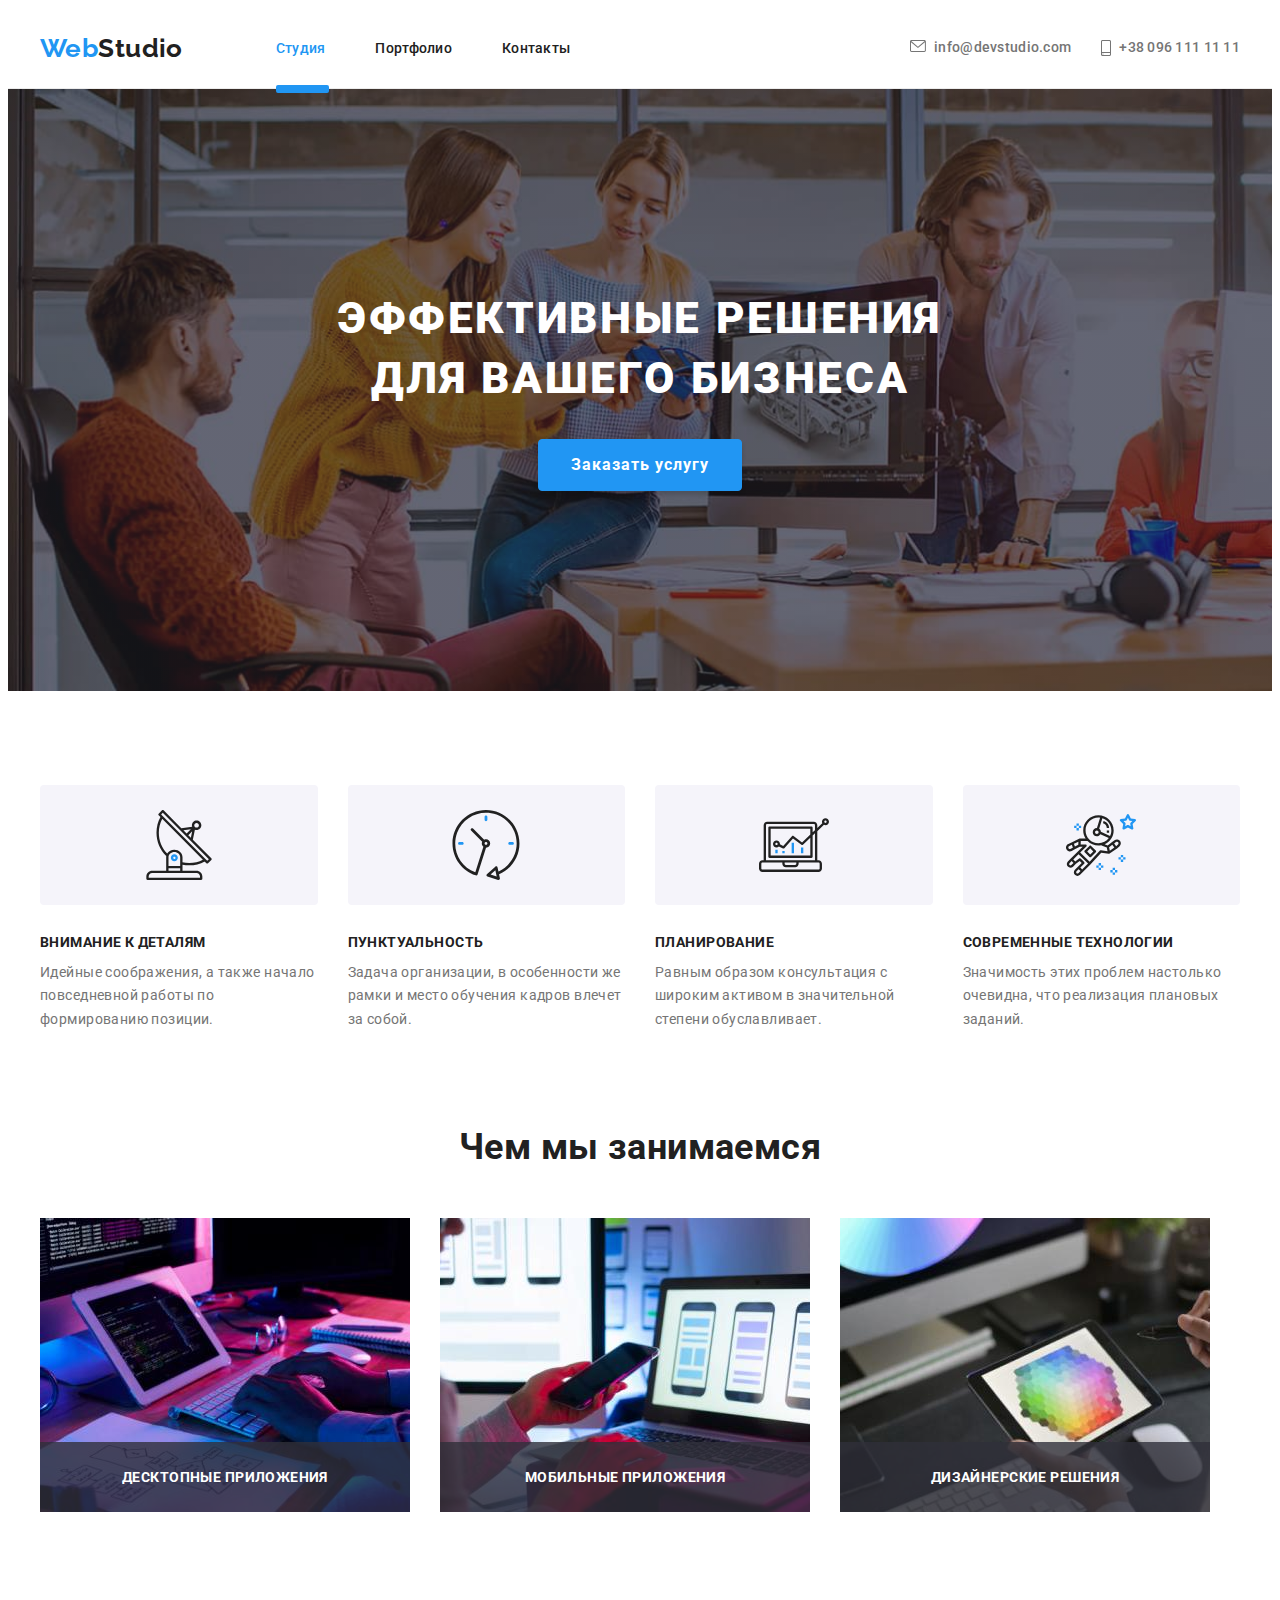
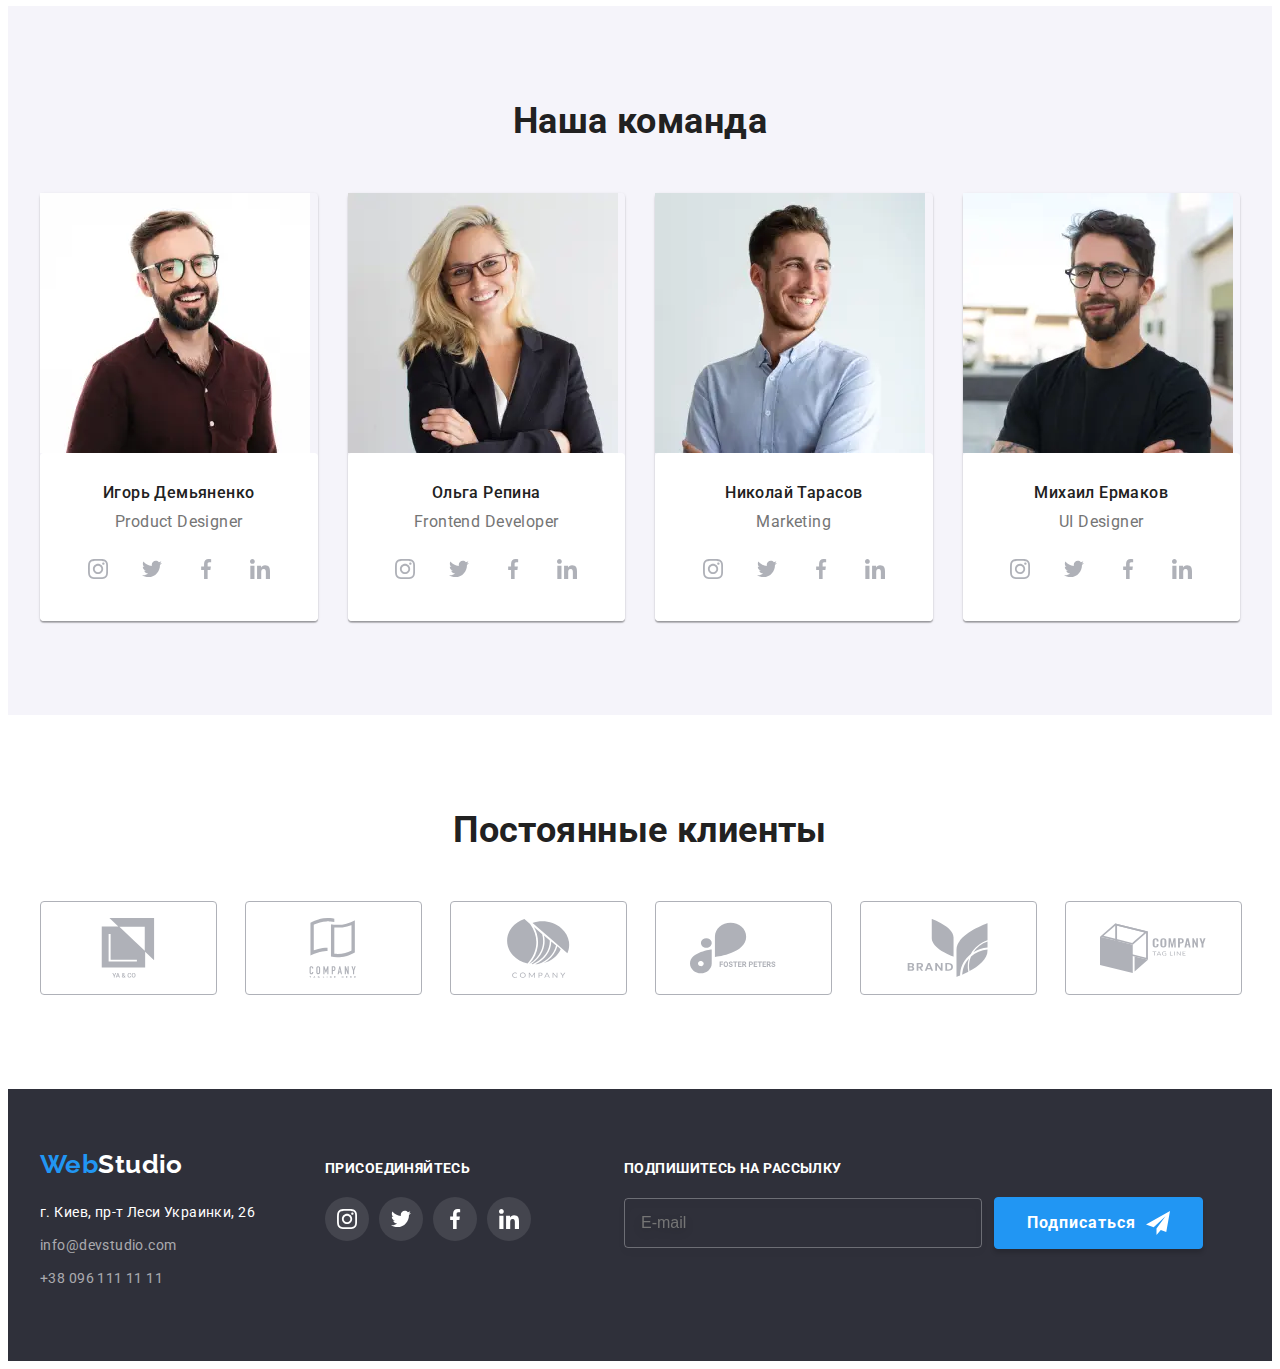
<file: index.html>
<!DOCTYPE html>
<html lang="ru">
  <head>
    <meta charset="UTF-8" />
    <meta http-equiv="X-UA-Compatible" content="IE=edge" />
    <meta name="viewport" content="width=device-width, initial-scale=1.0" />
    <title>Document</title>
    <link rel="preconnect" href="https://fonts.googleapis.com" />
    <link rel="preconnect" href="https://fonts.gstatic.com" crossorigin />
    <link
      href="https://fonts.googleapis.com/css2?family=Raleway:wght@700&family=Roboto:wght@400;500;700;900&display=swap"
      rel="stylesheet"
    />
    <link
      rel="stylesheet"
      href="https://cdnjs.cloudflare.com/ajax/libs/modern-normalize/1.1.0/modern-normalize.min.css"
      integrity="sha512-wpPYUAdjBVSE4KJnH1VR1HeZfpl1ub8YT/NKx4PuQ5NmX2tKuGu6U/JRp5y+Y8XG2tV+wKQpNHVUX03MfMFn9Q=="
      crossorigin="anonymous"
      referrerpolicy="no-referrer"
    />
    <link rel="stylesheet" href="./css/main.min.css" />
  </head>
  <body>
    <!-- HEADER -->

    <header class="header">
      <div class="container header__container">
        <nav class="main-nav">
          <a class="logo link" href="./"><span class="logo__color">Web</span>Studio</a>
          <ul class="header-list list">
            <li class="header-list__item">
              <a href="./index.html" class="header-list__link link current">Студия</a>
            </li>
            <li class="header-list__item">
              <a href="./portfolio.html" class="header-list__link link">Портфолио</a>
            </li>
            <li class="header-list__item">
              <a href="" class="header-list__link link">Контакты</a>
            </li>
          </ul>
        </nav>
        <div class="header-contact">
          <a href="mailto:info@devstudio.com" class="contact-mail link">
            <svg class="contact-mail__icon">
              <use href="./images/svg/symbol-defs.svg#envelope"></use>
            </svg>
            info@devstudio.com</a
          >
          <a href="tel:+380961111111" class="link contact-phone">
            <svg class="contact-phone__icon">
              <use href="./images/svg/symbol-defs.svg#smartphone"></use>
            </svg>
            +38 096 111 11 11</a
          >
        </div>
        <button type="button" class="header__burger-btn" data-menu-open>
          <svg class="header__burger-icon" width="40px" height="40px">
            <use href="./images/svg/symbol-defs.svg#icon-menu"></use>
          </svg>
        </button>

        <!-- MOBILE MENU -->

        <div class="mobile-menu" data-menu>
          <div class="mobile-menu__container">
            <button type="button" class="mobile-menu__btn">
              <svg class="mobile-menu__close" width="40" height="40" data-menu-close>
                <use href="./images/svg/symbol-defs.svg#icon-close-menu"></use>
              </svg>
            </button>

            <ul class="mobile-menu__nav-list list">
              <li class="mobile-menu__nav-item">
                <a href="./index.html" class="mobile-menu__link link mobile-menu__link-current"
                  >Студия</a
                >
              </li>
              <li class="mobile-menu__nav-item">
                <a href="./portfolio.html" class="mobile-menu__link link">Портфолио</a>
              </li>
              <li class="mobile-menu__nav-item">
                <a href="" class="mobile-menu__link link">Контакты</a>
              </li>
            </ul>
            <div class="mobile-menu__contacts">
              <a href="tel:+380961111111" class="link mobile-menu-phone"> +38 096 111 11 11</a>
              <a href="mailto:info@devstudio.com" class="mobile-menu-mail link">
                info@devstudio.com</a
              >

              <ul class="mobile-social">
                <li class="mobile-social__item list">
                  <a href="" class="link mobile-social__link">Instagram</a>
                </li>
                <li class="mobile-social__item list">
                  <a href="" class="link mobile-social__link">Twitter</a>
                </li>
                <li class="mobile-social__item list">
                  <a href="" class="link mobile-social__link">Facebook</a>
                </li>
                <li class="mobile-social__item list">
                  <a href="" class="link mobile-social__link">LinkedIn</a>
                </li>
              </ul>
            </div>
          </div>
        </div>
      </div>
    </header>
    <main>
      <!-- HERO -->

      <section class="hero">
        <div class="hero__container">
          <div class="container">
            <h1 class="hero__title">
              Эффективные решения<br />
              для вашего бизнеса
            </h1>
            <button type="button" class="modal-btn" data-modal-open>Заказать услугу</button>
            <div class="overlay is-hidden" data-modal>
              <div class="modal">
                <a data-modal-close>
                  <svg class="modal__close-icon">
                    <use href="./images/svg/symbol-defs.svg#close"></use>
                  </svg>
                </a>

                <!-- MODAL FORM -->

                <form class="modal-form">
                  <strong class="modal-form__title">Оставьте свои данные, мы вам перезвоним</strong>
                  <label class="modal-form__lable">
                    Имя
                    <span class="modal-form__area">
                      <input name="user_name" type="text" class="modal-form__input" />
                      <svg class="modal-form__icon">
                        <use href="./images/svg/symbol-defs.svg#person-black"></use>
                      </svg>
                    </span>
                  </label>
                  <label class="modal-form__lable">
                    Телефон
                    <span class="modal-form__area">
                      <input name="user_phone" type="tel" class="modal-form__input" />
                      <svg class="modal-form__icon">
                        <use href="./images/svg/symbol-defs.svg#phone-black"></use>
                      </svg>
                    </span>
                  </label>
                  <label class="modal-form__lable">
                    Почта
                    <span class="modal-form__area">
                      <input name="user_mail" type="email" class="modal-form__input" />
                      <svg class="modal-form__icon">
                        <use href="./images/svg/symbol-defs.svg#email-black"></use>
                      </svg>
                    </span>
                  </label>
                  <label class="modal-form__message-lable modal-form__lable">
                    Комментарий
                    <textarea
                      name="user_message"
                      class="modal-form__message modal-form__input"
                      placeholder="Введите текст"
                    ></textarea>
                  </label>
                  <label class="modal-form__chekbox-area">
                    <input type="checkbox" class="modal-form__chekbox visually-hidden" />
                    <span class="modal-form__chek"></span>
                    Соглашаюсь с рассылкой и принимаю&nbsp;
                    <a href="" class="modal-form__chekbox-link">Условия договора</a>
                  </label>
                  <button type="submit" class="modal-btn">Отправить</button>
                </form>
              </div>
            </div>
          </div>
        </div>
      </section>

      <!-- FEATURES -->

      <section class="section section-features">
        <div class="container">
          <h2 class="visually-hidden">Наши достижения</h2>
          <ul class="list features">
            <li class="features__item features__item_position">
              <div class="features__icon-container">
                <svg class="features__icon">
                  <use href="./images/svg/symbol-defs.svg#antenna"></use>
                </svg>
              </div>
              <h3 class="features__title">Внимание к деталям</h3>
              <p class="features__text">
                Идейные соображения, а также начало повседневной работы по формированию позиции.
              </p>
            </li>
            <li class="features__item features__item_position">
              <div class="features__icon-container">
                <svg class="features__icon">
                  <use href="./images/svg/symbol-defs.svg#clock"></use>
                </svg>
              </div>
              <h3 class="features__title">Пунктуальность</h3>
              <p class="features__text">
                Задача организации, в особенности же рамки и место обучения кадров влечет за собой.
              </p>
            </li>
            <li class="features__item features__item_position">
              <div class="features__icon-container">
                <svg class="features__icon">
                  <use href="./images/svg/symbol-defs.svg#diagram"></use>
                </svg>
              </div>
              <h3 class="features__title">Планирование</h3>
              <p class="features__text">
                Равным образом консультация с широким активом в значительной степени обуславливает.
              </p>
            </li>
            <li class="features__item features__item_position">
              <div class="features__icon-container">
                <svg class="features__icon">
                  <use href="./images/svg/symbol-defs.svg#astronaut"></use>
                </svg>
              </div>
              <h3 class="features__title">Современные технологии</h3>
              <p class="features__text">
                Значимость этих проблем настолько очевидна, что реализация плановых заданий.
              </p>
            </li>
          </ul>
        </div>
      </section>

      <!-- PREVIEW -->

      <section class="preview-section section">
        <div class="container">
          <h2 class="sections-title">Чем мы занимаемся</h2>
          <ul class="list preview-list">
            <li class="preview-card">
              <img width="370" src="./images/img1.jpg" alt="фотография компьютера1" />
              <p class="preview-card__description">Десктопные приложения</p>
            </li>
            <li class="preview-card">
              <img width="370" src="./images/img2.jpg" alt="фотография компьютера2" />
              <p class="preview-card__description">Мобильные приложения</p>
            </li>
            <li class="preview-card">
              <img width="370" src="./images/img3.jpg" alt="фотография компьютера3" />
              <p class="preview-card__description">Дизайнерские решения</p>
            </li>
          </ul>
        </div>
      </section>

      <!-- TEAM -->

      <section class="team-section section">
        <div class="container">
          <h2 class="sections-title">Наша команда</h2>
          <ul class="list team-list">
            <li class="team">
              <picture>
                <source
                  srcset="
                    ./images/desktop/team-desktop1.webp    1x,
                    ./images/desktop/team-desktop1@2x.webp 2x
                  "
                  media="(min-width: 1200px)"
                  type="image/webp"
                />
                <source
                  srcset="
                    ./images/desktop/team-desktop1.jpg    1x,
                    ./images/desktop/team-desktop1@2x.jpg 2x
                  "
                  media="(min-width: 1200px)"
                />

                <source
                  srcset="
                    ./images/tablet/team-tablet1.webp    1x,
                    ./images/tablet/team-tablet1@2x.webp 2x
                  "
                  media="(min-width: 768px)"
                  type="image/webp"
                />
                <source
                  srcset="
                    ./images/tablet/team-tablet1.jpg    1x,
                    ./images/tablet/team-tablet1@2x.jpg 2x
                  "
                  media="(min-width: 768px)"
                />

                <source
                  srcset="
                    ./images/mobile/team-mobile1.webp    1x,
                    ./images/mobile/team-mobile1@2x.webp 2x
                  "
                  media="(min-width: 320px)"
                  type="image/webp"
                />
                <source
                  srcset="
                    ./images/mobile/team-mobile1.jpg    1x,
                    ./images/mobile/team-mobile1@2x.jpg 2x
                  "
                  media="(min-width: 320px)"
                />
                <img src="./images/mobile/team-mobile1.jpg" alt="Игорь Демьяненко" />
              </picture>
              <div class="team__description">
                <p class="team__unit">Игорь Демьяненко</p>
                <p class="team__position" lang="en">Product Designer</p>
                <ul class="list social">
                  <li class="social__item">
                    <a href="" class="social__link">
                      <svg class="social__icon">
                        <use href="./images/svg/symbol-defs.svg#instagram"></use>
                      </svg>
                    </a>
                  </li>
                  <li class="social__item">
                    <a href="" class="social__link">
                      <svg class="social__icon">
                        <use href="./images/svg/symbol-defs.svg#twitter"></use>
                      </svg>
                    </a>
                  </li>
                  <li class="social__item">
                    <a href="" class="social__link">
                      <svg class="social__icon">
                        <use href="./images/svg/symbol-defs.svg#facebook"></use>
                      </svg>
                    </a>
                  </li>
                  <li class="social__item">
                    <a href="" class="social__link">
                      <svg class="social__icon">
                        <use href="./images/svg/symbol-defs.svg#linkedin"></use>
                      </svg>
                    </a>
                  </li>
                </ul>
              </div>
            </li>
            <li class="team">
              <picture>
                <source
                  srcset="
                    ./images/desktop/team-desktop2.webp    1x,
                    ./images/desktop/team-desktop2@2x.webp 2x
                  "
                  media="(min-width: 1200px)"
                  type="image/webp"
                />
                <source
                  srcset="
                    ./images/desktop/team-desktop2.jpg    1x,
                    ./images/desktop/team-desktop2@2x.jpg 2x
                  "
                  media="(min-width: 1200px)"
                />

                <source
                  srcset="
                    ./images/tablet/team-tablet2.webp    1x,
                    ./images/tablet/team-tablet2@2x.webp 2x
                  "
                  media="(min-width: 768px)"
                  type="image/webp"
                />
                <source
                  srcset="
                    ./images/tablet/team-tablet2.jpg    1x,
                    ./images/tablet/team-tablet2@2x.jpg 2x
                  "
                  media="(min-width: 768px)"
                />

                <source
                  srcset="
                    ./images/mobile/team-mobile2.webp    1x,
                    ./images/mobile/team-mobile2@2x.webp 2x
                  "
                  media="(min-width: 320px)"
                  type="image/webp"
                />
                <source
                  srcset="
                    ./images/mobile/team-mobile2.jpg    1x,
                    ./images/mobile/team-mobile2@2x.jpg 2x
                  "
                  media="(min-width: 320px)"
                />
                <img src="./images/mobile/team-mobile2.jpg" alt="Ольга Репинао" />
              </picture>
              <div class="team__description">
                <p class="team__unit">Ольга Репина</p>
                <p class="team__position" lang="en">Frontend Developer</p>
                <ul class="list social">
                  <li class="social__item">
                    <a href="" class="social__link">
                      <svg class="social__icon">
                        <use href="./images/svg/symbol-defs.svg#instagram"></use>
                      </svg>
                    </a>
                  </li>
                  <li class="social__item">
                    <a href="" class="social__link">
                      <svg class="social__icon">
                        <use href="./images/svg/symbol-defs.svg#twitter"></use>
                      </svg>
                    </a>
                  </li>
                  <li class="social__item">
                    <a href="" class="social__link">
                      <svg class="social__icon">
                        <use href="./images/svg/symbol-defs.svg#facebook"></use>
                      </svg>
                    </a>
                  </li>
                  <li class="social__item">
                    <a href="" class="social__link">
                      <svg class="social__icon">
                        <use href="./images/svg/symbol-defs.svg#linkedin"></use>
                      </svg>
                    </a>
                  </li>
                </ul>
              </div>
            </li>
            <li class="team">
              <picture>
                <source
                  srcset="
                    ./images/desktop/team-desktop3.webp    1x,
                    ./images/desktop/team-desktop3@2x.webp 2x
                  "
                  media="(min-width: 1200px)"
                  type="image/webp"
                />
                <source
                  srcset="
                    ./images/desktop/team-desktop3.jpg    1x,
                    ./images/desktop/team-desktop3@2x.jpg 2x
                  "
                  media="(min-width: 1200px)"
                />

                <source
                  srcset="
                    ./images/tablet/team-tablet3.webp    1x,
                    ./images/tablet/team-tablet3@2x.webp 2x
                  "
                  media="(min-width: 768px)"
                  type="image/webp"
                />
                <source
                  srcset="
                    ./images/tablet/team-tablet3.jpg    1x,
                    ./images/tablet/team-tablet3@2x.jpg 2x
                  "
                  media="(min-width: 768px)"
                />

                <source
                  srcset="
                    ./images/mobile/team-mobile3.webp    1x,
                    ./images/mobile/team-mobile3@2x.webp 2x
                  "
                  media="(min-width: 320px)"
                  type="image/webp"
                />
                <source
                  srcset="
                    ./images/mobile/team-mobile3.jpg    1x,
                    ./images/mobile/team-mobile3@2x.jpg 2x
                  "
                  media="(min-width: 320px)"
                />
                <img src="./images/mobile/team-mobile3.jpg" alt="Николай Тарасов" />
              </picture>
              <div class="team__description">
                <p class="team__unit">Николай Тарасов</p>
                <p class="team__position" lang="en">Marketing</p>
                <ul class="list social">
                  <li class="social__item">
                    <a href="" class="social__link">
                      <svg class="social__icon">
                        <use href="./images/svg/symbol-defs.svg#instagram"></use>
                      </svg>
                    </a>
                  </li>
                  <li class="social__item">
                    <a href="" class="social__link">
                      <svg class="social__icon">
                        <use href="./images/svg/symbol-defs.svg#twitter"></use>
                      </svg>
                    </a>
                  </li>
                  <li class="social__item">
                    <a href="" class="social__link">
                      <svg class="social__icon">
                        <use href="./images/svg/symbol-defs.svg#facebook"></use>
                      </svg>
                    </a>
                  </li>
                  <li class="social__item">
                    <a href="" class="social__link">
                      <svg class="social__icon">
                        <use href="./images/svg/symbol-defs.svg#linkedin"></use>
                      </svg>
                    </a>
                  </li>
                </ul>
              </div>
            </li>
            <li class="team">
              <picture>
                <source
                  srcset="
                    ./images/desktop/team-desktop4.webp    1x,
                    ./images/desktop/team-desktop4@2x.webp 2x
                  "
                  media="(min-width: 1200px)"
                  type="image/webp"
                />
                <source
                  srcset="
                    ./images/desktop/team-desktop4.jpg    1x,
                    ./images/desktop/team-desktop4@2x.jpg 2x
                  "
                  media="(min-width: 1200px)"
                />

                <source
                  srcset="
                    ./images/tablet/team-tablet4.webp    1x,
                    ./images/tablet/team-tablet4@2x.webp 2x
                  "
                  media="(min-width: 768px)"
                  type="image/webp"
                />
                <source
                  srcset="
                    ./images/tablet/team-tablet4.jpg    1x,
                    ./images/tablet/team-tablet4@2x.jpg 2x
                  "
                  media="(min-width: 768px)"
                />

                <source
                  srcset="
                    ./images/mobile/team-mobile4.webp    1x,
                    ./images/mobile/team-mobile4@2x.webp 2x
                  "
                  media="(min-width: 320px)"
                  type="image/webp"
                />
                <source
                  srcset="
                    ./images/mobile/team-mobile4.jpg    1x,
                    ./images/mobile/team-mobile4@2x.jpg 2x
                  "
                  media="(min-width: 320px)"
                />
                <img src="./images/mobile/team-mobile4.jpg" alt="Михаил Ермаков" />
              </picture>
              <div class="team__description">
                <p class="team__unit">Михаил Ермаков</p>
                <p class="team__position" lang="en">UI Designer</p>
                <ul class="list social">
                  <li class="social__item">
                    <a href="" class="social__link">
                      <svg class="social__icon">
                        <use href="./images/svg/symbol-defs.svg#instagram"></use>
                      </svg>
                    </a>
                  </li>
                  <li class="social__item">
                    <a href="" class="social__link">
                      <svg class="social__icon">
                        <use href="./images/svg/symbol-defs.svg#twitter"></use>
                      </svg>
                    </a>
                  </li>
                  <li class="social__item">
                    <a href="" class="social__link">
                      <svg class="social__icon">
                        <use href="./images/svg/symbol-defs.svg#facebook"></use>
                      </svg>
                    </a>
                  </li>
                  <li class="social__item">
                    <a href="" class="social__link">
                      <svg class="social__icon">
                        <use href="./images/svg/symbol-defs.svg#linkedin"></use>
                      </svg>
                    </a>
                  </li>
                </ul>
              </div>
            </li>
          </ul>
        </div>
      </section>

      <!-- CLIENT -->

      <section class="section">
        <div class="container">
          <h2 class="sections-title">Постоянные клиенты</h2>
          <ul class="list client-list">
            <li class="client">
              <a href="" class="client__link">
                <svg class="client__item">
                  <use href="./images/svg/symbol-defs.svg#company1"></use>
                </svg>
              </a>
            </li>
            <li class="client">
              <a href="" class="client__link">
                <svg class="client__item">
                  <use href="./images/svg/symbol-defs.svg#company2"></use>
                </svg>
              </a>
            </li>
            <li class="client">
              <a href="" class="client__link">
                <svg class="client__item">
                  <use href="./images/svg/symbol-defs.svg#company3"></use>
                </svg>
              </a>
            </li>
            <li class="client">
              <a href="" class="client__link">
                <svg class="client__item">
                  <use href="./images/svg/symbol-defs.svg#company4"></use>
                </svg>
              </a>
            </li>
            <li class="client">
              <a href="" class="client__link">
                <svg class="client__item">
                  <use href="./images/svg/symbol-defs.svg#company5"></use>
                </svg>
              </a>
            </li>
            <li class="client">
              <a href="" class="client__link">
                <svg class="client__item">
                  <use href="./images/svg/symbol-defs.svg#company6"></use>
                </svg>
              </a>
            </li>
          </ul>
        </div>
      </section>
    </main>

    <!-- FOOTER -->

    <footer class="footer">
      <div class="container footer__container">
        <div class="footer-contacts">
          <a class="link logo footer_logo" href="./"><span class="logo__color">Web</span>Studio</a>
          <p class="address">г. Киев, пр-т Леси Украинки, 26</p>
          <ul class="footer-list">
            <li class="list">
              <a class="link footer-list__contact" href="mailto:info@devstudio.com"
                >info@devstudio.com</a
              >
            </li>
            <li class="list">
              <a class="link footer-list__contact" href="tel:+380961111111">+38 096 111 11 11</a>
            </li>
          </ul>
        </div>
        <div class="footer-social">
          <h3 class="footer-social__title">Присоединяйтесь</h3>
          <ul class="list social">
            <li class="social__item">
              <a href="" class="social__link social__link_footer">
                <svg class="social__icon">
                  <use href="./images/svg/symbol-defs.svg#instagram"></use>
                </svg>
              </a>
            </li>
            <li class="social__item">
              <a href="" class="social__link social__link_footer">
                <svg class="social__icon">
                  <use href="./images/svg/symbol-defs.svg#twitter"></use>
                </svg>
              </a>
            </li>
            <li class="social__item">
              <a href="" class="social__link social__link_footer">
                <svg class="social__icon">
                  <use href="./images/svg/symbol-defs.svg#facebook"></use>
                </svg>
              </a>
            </li>
            <li class="social__item">
              <a href="" class="social__link social__link_footer">
                <svg class="social__icon">
                  <use href="./images/svg/symbol-defs.svg#linkedin"></use>
                </svg>
              </a>
            </li>
          </ul>
        </div>
        <form class="footer-form">
          <strong class="footer-form__title">Подпишитесь на рассылку</strong>
          <div class="footer-form__input-btn">
            <input type="email" class="footer-form__input" placeholder="E-mail" />
            <div class="footer-form__btn">
              <button type="submit" class="footer-btn">
                Подписаться
                <svg class="footer-btn__icon-send">
                  <use href="./images/svg/symbol-defs.svg#icon-send"></use>
                </svg>
              </button>
            </div>
          </div>
        </form>
      </div>
    </footer>
    <script src="./js/modal.js"></script>
    <script src="./js/menu.js"></script>
  </body>
</html>
</file>
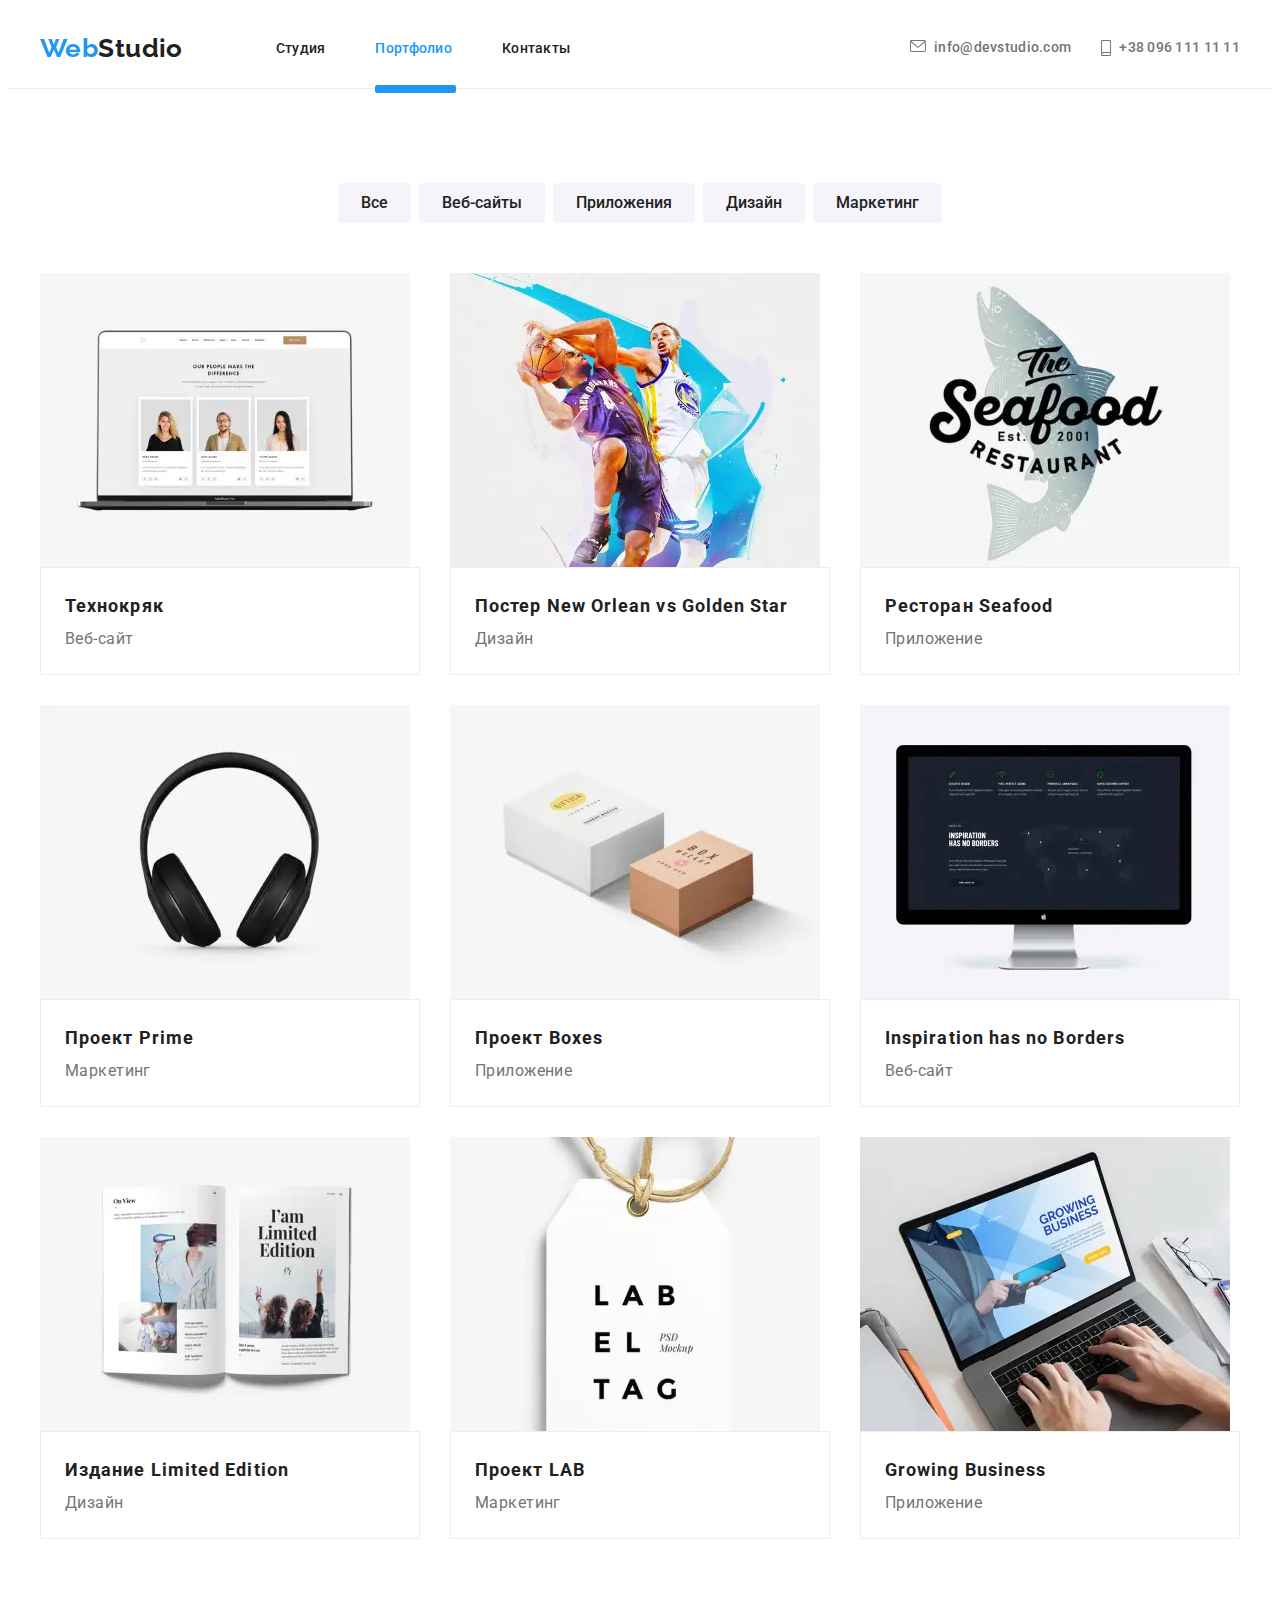
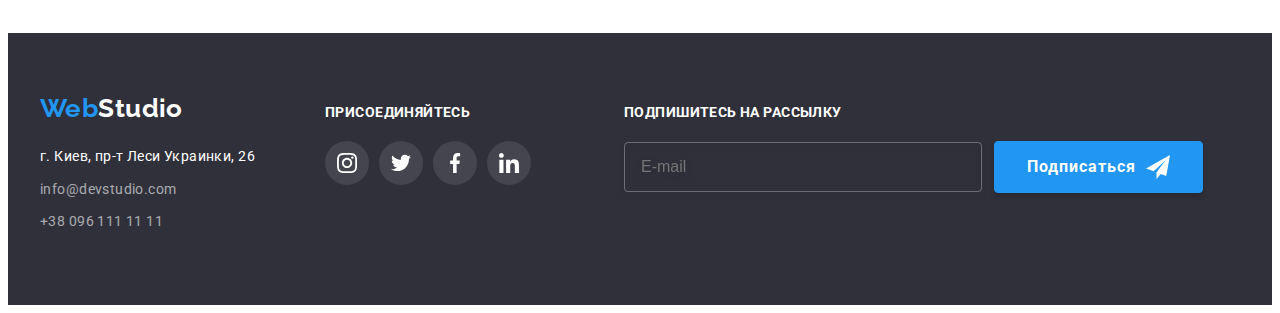
<file: portfolio.html>
<!DOCTYPE html>
<html lang="ru">
  <head>
    <meta charset="UTF-8" />
    <meta http-equiv="X-UA-Compatible" content="IE=edge" />
    <meta name="viewport" content="width=device-width, initial-scale=1.0" />
    <title>Document</title>
    <link rel="preconnect" href="https://fonts.googleapis.com" />
    <link rel="preconnect" href="https://fonts.gstatic.com" crossorigin />
    <link
      href="https://fonts.googleapis.com/css2?family=Raleway:wght@700&family=Roboto:wght@400;500;700;900&display=swap"
      rel="stylesheet"
    />
    <link
      rel="stylesheet"
      href="https://cdnjs.cloudflare.com/ajax/libs/modern-normalize/1.1.0/modern-normalize.min.css"
      integrity="sha512-wpPYUAdjBVSE4KJnH1VR1HeZfpl1ub8YT/NKx4PuQ5NmX2tKuGu6U/JRp5y+Y8XG2tV+wKQpNHVUX03MfMFn9Q=="
      crossorigin="anonymous"
      referrerpolicy="no-referrer"
    />
    <link rel="stylesheet" href="./css/main.min.css" />
  </head>

  <!-- HEADER -->

  <body>
    <header class="header">
      <div class="container header__container">
        <nav class="main-nav">
          <a class="logo link" href="./"><span class="logo__color">Web</span>Studio</a>
          <ul class="header-list list">
            <li class="header-list__item">
              <a href="./index.html" class="header-list__link link">Студия</a>
            </li>
            <li class="header-list__item">
              <a href="./portfolio.html" class="header-list__link link current">Портфолио</a>
            </li>
            <li class="header-list__item">
              <a href="" class="header-list__link link">Контакты</a>
            </li>
          </ul>
        </nav>
        <div class="header-contact">
          <a href="mailto:info@devstudio.com" class="contact-mail link">
            <svg class="contact-mail__icon">
              <use href="./images/svg/symbol-defs.svg#envelope"></use>
            </svg>
            info@devstudio.com</a
          >
          <a href="tel:+380961111111" class="link contact-phone">
            <svg class="contact-phone__icon">
              <use href="./images/svg/symbol-defs.svg#smartphone"></use>
            </svg>
            +38 096 111 11 11</a
          >
        </div>
        <button type="button" class="header__burger-btn" data-menu-open>
          <svg class="header__burger-icon" width="40px" height="40px">
            <use href="./images/svg/symbol-defs.svg#icon-menu"></use>
          </svg>
        </button>

        <!-- MOBILE MENU -->

        <div class="mobile-menu" data-menu>
          <div class="mobile-menu__container">
            <button type="button" class="mobile-menu__btn">
              <svg class="mobile-menu__close" width="40" height="40" data-menu-close>
                <use href="./images/svg/symbol-defs.svg#icon-close-menu"></use>
              </svg>
            </button>

            <ul class="mobile-menu__nav-list list">
              <li class="mobile-menu__nav-item">
                <a href="./index.html" class="mobile-menu__link link">Студия</a>
              </li>
              <li class="mobile-menu__nav-item">
                <a href="./portfolio.html" class="mobile-menu__link link mobile-menu__link-current"
                  >Портфолио</a
                >
              </li>
              <li class="mobile-menu__nav-item">
                <a href="" class="mobile-menu__link link">Контакты</a>
              </li>
            </ul>
            <div class="mobile-menu__contacts">
              <a href="tel:+380961111111" class="link mobile-menu-phone"> +38 096 111 11 11</a>
              <a href="mailto:info@devstudio.com" class="mobile-menu-mail link">
                info@devstudio.com</a
              >

              <ul class="mobile-social">
                <li class="mobile-social__item list">
                  <a href="" class="link mobile-social__link">Instagram</a>
                </li>
                <li class="mobile-social__item list">
                  <a href="" class="link mobile-social__link">Twitter</a>
                </li>
                <li class="mobile-social__item list">
                  <a href="" class="link mobile-social__link">Facebook</a>
                </li>
                <li class="mobile-social__item list">
                  <a href="" class="link mobile-social__link">LinkedIn</a>
                </li>
              </ul>
            </div>
          </div>
        </div>
      </div>
    </header>
    <main>
      <!-- BUTTON SELECT -->

      <section class="section">
        <div class="container container__btn-select">
          <h2 class="visually-hidden">Примеры работ</h2>
          <ul class="list btn-select-list">
            <li class="btn-select-list__item">
              <button class="btn-select" type="button">Все</button>
            </li>
            <li class="btn-select-list__item">
              <button class="btn-select" type="button">Веб-сайты</button>
            </li>
            <li class="btn-select-list__item">
              <button class="btn-select" type="button">Приложения</button>
            </li>
            <li class="btn-select-list__item">
              <button class="btn-select" type="button">Дизайн</button>
            </li>
            <li class="btn-select-list__item">
              <button class="btn-select" type="button">Маркетинг</button>
            </li>
          </ul>
        </div>

        <!-- EXAMPLES -->

        <div class="container">
          <ul class="list examples-list">
            <li class="examples-card">
              <a href="" class="link examples-card__link">
                <div class="backdrop">
                  <picture>
                    <source
                      srcset="
                        ./images/desktop/portfolio-desktop1.webp    1x,
                        ./images/desktop/portfolio-desktop1@2x.webp 2x
                      "
                      media="(min-width: 1200px)"
                      type="image/webp"
                    />
                    <source
                      srcset="
                        ./images/desktop/portfolio-desktop1.jpg    1x,
                        ./images/desktop/portfolio-desktop1@2x.jpg 2x
                      "
                      media="(min-width: 1200px)"
                    />

                    <source
                      srcset="
                        ./images/tablet/portfolio-tablet1.webp    1x,
                        ./images/tablet/portfolio-tablet1@2x.webp 2x
                      "
                      media="(min-width: 768px)"
                      type="image/webp"
                    />
                    <source
                      srcset="
                        ./images/tablet/portfolio-tablet1.jpg    1x,
                        ./images/tablet/portfolio-tablet1@2x.jpg 2x
                      "
                      media="(min-width: 768px)"
                    />

                    <source
                      srcset="
                        ./images/mobile/portfolio-mobile1.webp    1x,
                        ./images/mobile/portfolio-mobile1@2x.webp 2x
                      "
                      media="(min-width: 320px)"
                      type="image/webp"
                    />
                    <source
                      srcset="
                        ./images/mobile/portfolio-mobile1.jpg    1x,
                        ./images/mobile/portfolio-mobile1@2x.jpg 2x
                      "
                      media="(min-width: 320px)"
                    />
                    <img src="./images/mobile/portfolio-mobile1.jpg" alt="Технокряк" />
                  </picture>
                  <p class="backdrop__text">
                    Ресурс предлагает комплексные предложения с разным уровнем функционала и
                    сервисов. Все это позволит посетителю получить исчерпывающие сведения о компании
                    или частном лице.
                  </p>
                </div>
                <div class="examples-card__description">
                  <h2 class="examples-card__title">Технокряк</h2>
                  <p class="examples-card__subtitle">Веб-сайт</p>
                </div>
              </a>
            </li>
            <li class="examples-card">
              <a href="" class="link examples-card__link">
                <div class="backdrop">
                  <picture>
                    <source
                      srcset="
                        ./images/desktop/portfolio-desktop2.webp    1x,
                        ./images/desktop/portfolio-desktop2@2x.webp 2x
                      "
                      media="(min-width: 1200px)"
                      type="image/webp"
                    />
                    <source
                      srcset="
                        ./images/desktop/portfolio-desktop2.jpg    1x,
                        ./images/desktop/portfolio-desktop2@2x.jpg 2x
                      "
                      media="(min-width: 1200px)"
                    />

                    <source
                      srcset="
                        ./images/tablet/portfolio-tablet2.webp    1x,
                        ./images/tablet/portfolio-tablet2@2x.webp 2x
                      "
                      media="(min-width: 768px)"
                      type="image/webp"
                    />
                    <source
                      srcset="
                        ./images/tablet/portfolio-tablet2.jpg    1x,
                        ./images/tablet/portfolio-tablet2@2x.jpg 2x
                      "
                      media="(min-width: 768px)"
                    />

                    <source
                      srcset="
                        ./images/mobile/portfolio-mobile2.webp    1x,
                        ./images/mobile/portfolio-mobile2@2x.webp 2x
                      "
                      media="(min-width: 320px)"
                      type="image/webp"
                    />
                    <source
                      srcset="
                        ./images/mobile/portfolio-mobile2.jpg    1x,
                        ./images/mobile/portfolio-mobile2@2x.jpg 2x
                      "
                      media="(min-width: 320px)"
                    />
                    <img src="./images/mobile/portfolio-mobile1.jpg" alt="Дизайн постер" />
                  </picture>
                  <p class="backdrop__text">
                    Ресурс предлагает комплексные предложения с разным уровнем функционала и
                    сервисов. Все это позволит посетителю получить исчерпывающие сведения о компании
                    или частном лице.
                  </p>
                </div>
                <div class="examples-card__description">
                  <h2 class="examples-card__title">Постер New Orlean vs Golden Star</h2>
                  <p class="examples-card__subtitle">Дизайн</p>
                </div></a
              >
            </li>
            <li class="examples-card">
              <a href="" class="link examples-card__link">
                <div class="backdrop">
                  <picture>
                    <source
                      srcset="
                        ./images/desktop/portfolio-desktop3.webp    1x,
                        ./images/desktop/portfolio-desktop3@2x.webp 2x
                      "
                      media="(min-width: 1200px)"
                      type="image/webp"
                    />
                    <source
                      srcset="
                        ./images/desktop/portfolio-desktop3.jpg    1x,
                        ./images/desktop/portfolio-desktop3@2x.jpg 2x
                      "
                      media="(min-width: 1200px)"
                    />

                    <source
                      srcset="
                        ./images/tablet/portfolio-tablet3.webp    1x,
                        ./images/tablet/portfolio-tablet3@2x.webp 2x
                      "
                      media="(min-width: 768px)"
                      type="image/webp"
                    />
                    <source
                      srcset="
                        ./images/tablet/portfolio-tablet3.jpg    1x,
                        ./images/tablet/portfolio-tablet3@2x.jpg 2x
                      "
                      media="(min-width: 768px)"
                    />

                    <source
                      srcset="
                        ./images/mobile/portfolio-mobile3.webp    1x,
                        ./images/mobile/portfolio-mobile3@2x.webp 2x
                      "
                      media="(min-width: 320px)"
                      type="image/webp"
                    />
                    <source
                      srcset="
                        ./images/mobile/portfolio-mobile3.jpg    1x,
                        ./images/mobile/portfolio-mobile3@2x.jpg 2x
                      "
                      media="(min-width: 320px)"
                    />
                    <img src="./images/mobile/portfolio-mobile1.jpg" alt="Приложение ресторана" />
                  </picture>

                  <p class="backdrop__text">
                    Ресурс предлагает комплексные предложения с разным уровнем функционала и
                    сервисов. Все это позволит посетителю получить исчерпывающие сведения о компании
                    или частном лице.
                  </p>
                </div>
                <div class="examples-card__description">
                  <h2 class="examples-card__title">Ресторан Seafood</h2>
                  <p class="examples-card__subtitle">Приложение</p>
                </div></a
              >
            </li>
            <li class="examples-card">
              <a href="" class="link examples-card__link">
                <div class="backdrop">
                  <picture>
                    <source
                      srcset="
                        ./images/desktop/portfolio-desktop4.webp    1x,
                        ./images/desktop/portfolio-desktop4@2x.webp 2x
                      "
                      media="(min-width: 1200px)"
                      type="image/webp"
                    />
                    <source
                      srcset="
                        ./images/desktop/portfolio-desktop4.jpg    1x,
                        ./images/desktop/portfolio-desktop4@2x.jpg 2x
                      "
                      media="(min-width: 1200px)"
                    />

                    <source
                      srcset="
                        ./images/tablet/portfolio-tablet4.webp    1x,
                        ./images/tablet/portfolio-tablet4@2x.webp 2x
                      "
                      media="(min-width: 768px)"
                      type="image/webp"
                    />
                    <source
                      srcset="
                        ./images/tablet/portfolio-tablet4.jpg    1x,
                        ./images/tablet/portfolio-tablet4@2x.jpg 2x
                      "
                      media="(min-width: 768px)"
                    />

                    <source
                      srcset="
                        ./images/mobile/portfolio-mobile4.webp    1x,
                        ./images/mobile/portfolio-mobile4@2x.webp 2x
                      "
                      media="(min-width: 320px)"
                      type="image/webp"
                    />
                    <source
                      srcset="
                        ./images/mobile/portfolio-mobile4.jpg    1x,
                        ./images/mobile/portfolio-mobile4@2x.jpg 2x
                      "
                      media="(min-width: 320px)"
                    />
                    <img src="./images/mobile/portfolio-mobile1.jpg" alt="Маркетинговый проект" />
                  </picture>

                  <p class="backdrop__text">
                    Ресурс предлагает комплексные предложения с разным уровнем функционала и
                    сервисов. Все это позволит посетителю получить исчерпывающие сведения о компании
                    или частном лице.
                  </p>
                </div>
                <div class="examples-card__description">
                  <h2 class="examples-card__title">Проект Prime</h2>
                  <p class="examples-card__subtitle">Маркетинг</p>
                </div></a
              >
            </li>
            <li class="examples-card">
              <a href="" class="link examples-card__link">
                <div class="backdrop">
                  <picture>
                    <source
                      srcset="
                        ./images/desktop/portfolio-desktop5.webp    1x,
                        ./images/desktop/portfolio-desktop5@2x.webp 2x
                      "
                      media="(min-width: 1200px)"
                      type="image/webp"
                    />
                    <source
                      srcset="
                        ./images/desktop/portfolio-desktop5.jpg    1x,
                        ./images/desktop/portfolio-desktop5@2x.jpg 2x
                      "
                      media="(min-width: 1200px)"
                    />

                    <source
                      srcset="
                        ./images/tablet/portfolio-tablet5.webp    1x,
                        ./images/tablet/portfolio-tablet5@2x.webp 2x
                      "
                      media="(min-width: 768px)"
                      type="image/webp"
                    />
                    <source
                      srcset="
                        ./images/tablet/portfolio-tablet5.jpg    1x,
                        ./images/tablet/portfolio-tablet5@2x.jpg 2x
                      "
                      media="(min-width: 768px)"
                    />

                    <source
                      srcset="
                        ./images/mobile/portfolio-mobile5.webp    1x,
                        ./images/mobile/portfolio-mobile5@2x.webp 2x
                      "
                      media="(min-width: 320px)"
                      type="image/webp"
                    />
                    <source
                      srcset="
                        ./images/mobile/portfolio-mobile5.jpg    1x,
                        ./images/mobile/portfolio-mobile5@2x.jpg 2x
                      "
                      media="(min-width: 320px)"
                    />
                    <img src="./images/mobile/portfolio-mobile1.jpg" alt="Приложение" />
                  </picture>

                  <p class="backdrop__text">
                    Ресурс предлагает комплексные предложения с разным уровнем функционала и
                    сервисов. Все это позволит посетителю получить исчерпывающие сведения о компании
                    или частном лице.
                  </p>
                </div>
                <div class="examples-card__description">
                  <h2 class="examples-card__title">Проект Boxes</h2>
                  <p class="examples-card__subtitle">Приложение</p>
                </div></a
              >
            </li>
            <li class="examples-card">
              <a href="" class="link examples-card__link">
                <div class="backdrop">
                  <picture>
                    <source
                      srcset="
                        ./images/desktop/portfolio-desktop6.webp    1x,
                        ./images/desktop/portfolio-desktop6@2x.webp 2x
                      "
                      media="(min-width: 1200px)"
                      type="image/webp"
                    />
                    <source
                      srcset="
                        ./images/desktop/portfolio-desktop6.jpg    1x,
                        ./images/desktop/portfolio-desktop6@2x.jpg 2x
                      "
                      media="(min-width: 1200px)"
                    />

                    <source
                      srcset="
                        ./images/tablet/portfolio-tablet6.webp    1x,
                        ./images/tablet/portfolio-tablet6@2x.webp 2x
                      "
                      media="(min-width: 768px)"
                      type="image/webp"
                    />
                    <source
                      srcset="
                        ./images/tablet/portfolio-tablet6.jpg    1x,
                        ./images/tablet/portfolio-tablet6@2x.jpg 2x
                      "
                      media="(min-width: 768px)"
                    />

                    <source
                      srcset="
                        ./images/mobile/portfolio-mobile6.webp    1x,
                        ./images/mobile/portfolio-mobile6@2x.webp 2x
                      "
                      media="(min-width: 320px)"
                      type="image/webp"
                    />
                    <source
                      srcset="
                        ./images/mobile/portfolio-mobile6.jpg    1x,
                        ./images/mobile/portfolio-mobile6@2x.jpg 2x
                      "
                      media="(min-width: 320px)"
                    />
                    <img src="./images/mobile/portfolio-mobile1.jpg" alt="Веб-сайт" />
                  </picture>

                  <p class="backdrop__text">
                    Ресурс предлагает комплексные предложения с разным уровнем функционала и
                    сервисов. Все это позволит посетителю получить исчерпывающие сведения о компании
                    или частном лице.
                  </p>
                </div>
                <div class="examples-card__description">
                  <h2 class="examples-card__title">Inspiration has no Borders</h2>
                  <p class="examples-card__subtitle">Веб-сайт</p>
                </div></a
              >
            </li>
            <li class="examples-card">
              <a href="" class="link examples-card__link">
                <div class="backdrop">
                  <picture>
                    <source
                      srcset="
                        ./images/desktop/portfolio-desktop7.webp    1x,
                        ./images/desktop/portfolio-desktop7@2x.webp 2x
                      "
                      media="(min-width: 1200px)"
                      type="image/webp"
                    />
                    <source
                      srcset="
                        ./images/desktop/portfolio-desktop7.jpg    1x,
                        ./images/desktop/portfolio-desktop7@2x.jpg 2x
                      "
                      media="(min-width: 1200px)"
                    />

                    <source
                      srcset="
                        ./images/tablet/portfolio-tablet7.webp    1x,
                        ./images/tablet/portfolio-tablet7@2x.webp 2x
                      "
                      media="(min-width: 768px)"
                      type="image/webp"
                    />
                    <source
                      srcset="
                        ./images/tablet/portfolio-tablet7.jpg    1x,
                        ./images/tablet/portfolio-tablet7@2x.jpg 2x
                      "
                      media="(min-width: 768px)"
                    />

                    <source
                      srcset="
                        ./images/mobile/portfolio-mobile7.webp    1x,
                        ./images/mobile/portfolio-mobile7@2x.webp 2x
                      "
                      media="(min-width: 320px)"
                      type="image/webp"
                    />
                    <source
                      srcset="
                        ./images/mobile/portfolio-mobile7.jpg    1x,
                        ./images/mobile/portfolio-mobile7@2x.jpg 2x
                      "
                      media="(min-width: 320px)"
                    />
                    <img src="./images/mobile/portfolio-mobile1.jpg" alt="Дизайн" />
                  </picture>

                  <p class="backdrop__text">
                    Ресурс предлагает комплексные предложения с разным уровнем функционала и
                    сервисов. Все это позволит посетителю получить исчерпывающие сведения о компании
                    или частном лице.
                  </p>
                </div>
                <div class="examples-card__description">
                  <h2 class="examples-card__title">Издание Limited Edition</h2>
                  <p class="examples-card__subtitle">Дизайн</p>
                </div></a
              >
            </li>
            <li class="examples-card">
              <a href="" class="link examples-card__link">
                <div class="backdrop">
                  <picture>
                    <source
                      srcset="
                        ./images/desktop/portfolio-desktop8.webp    1x,
                        ./images/desktop/portfolio-desktop8@2x.webp 2x
                      "
                      media="(min-width: 1200px)"
                      type="image/webp"
                    />
                    <source
                      srcset="
                        ./images/desktop/portfolio-desktop8.jpg    1x,
                        ./images/desktop/portfolio-desktop8@2x.jpg 2x
                      "
                      media="(min-width: 1200px)"
                    />

                    <source
                      srcset="
                        ./images/tablet/portfolio-tablet8.webp    1x,
                        ./images/tablet/portfolio-tablet8@2x.webp 2x
                      "
                      media="(min-width: 768px)"
                      type="image/webp"
                    />
                    <source
                      srcset="
                        ./images/tablet/portfolio-tablet8.jpg    1x,
                        ./images/tablet/portfolio-tablet8@2x.jpg 2x
                      "
                      media="(min-width: 768px)"
                    />

                    <source
                      srcset="
                        ./images/mobile/portfolio-mobile8.webp    1x,
                        ./images/mobile/portfolio-mobile8@2x.webp 2x
                      "
                      media="(min-width: 320px)"
                      type="image/webp"
                    />
                    <source
                      srcset="
                        ./images/mobile/portfolio-mobile8.jpg    1x,
                        ./images/mobile/portfolio-mobile8@2x.jpg 2x
                      "
                      media="(min-width: 320px)"
                    />
                    <img src="./images/mobile/portfolio-mobile1.jpg" alt="Маркетинговый проект" />
                  </picture>

                  <p class="backdrop__text">
                    Ресурс предлагает комплексные предложения с разным уровнем функционала и
                    сервисов. Все это позволит посетителю получить исчерпывающие сведения о компании
                    или частном лице.
                  </p>
                </div>
                <div class="examples-card__description">
                  <h2 class="examples-card__title">Проект LAB</h2>
                  <p class="examples-card__subtitle">Маркетинг</p>
                </div></a
              >
            </li>
            <li class="examples-card">
              <a href="" class="link examples-card__link">
                <div class="backdrop">
                  <picture>
                    <source
                      srcset="
                        ./images/desktop/portfolio-desktop9.webp    1x,
                        ./images/desktop/portfolio-desktop9@2x.webp 2x
                      "
                      media="(min-width: 1200px)"
                      type="image/webp"
                    />
                    <source
                      srcset="
                        ./images/desktop/portfolio-desktop9.jpg    1x,
                        ./images/desktop/portfolio-desktop9@2x.jpg 2x
                      "
                      media="(min-width: 1200px)"
                    />

                    <source
                      srcset="
                        ./images/tablet/portfolio-tablet9.webp    1x,
                        ./images/tablet/portfolio-tablet9@2x.webp 2x
                      "
                      media="(min-width: 768px)"
                      type="image/webp"
                    />
                    <source
                      srcset="
                        ./images/tablet/portfolio-tablet9.jpg    1x,
                        ./images/tablet/portfolio-tablet9@2x.jpg 2x
                      "
                      media="(min-width: 768px)"
                    />

                    <source
                      srcset="
                        ./images/mobile/portfolio-mobile9.webp    1x,
                        ./images/mobile/portfolio-mobile9@2x.webp 2x
                      "
                      media="(min-width: 320px)"
                      type="image/webp"
                    />
                    <source
                      srcset="
                        ./images/mobile/portfolio-mobile9.jpg    1x,
                        ./images/mobile/portfolio-mobile9@2x.jpg 2x
                      "
                      media="(min-width: 320px)"
                    />
                    <img src="./images/mobile/portfolio-mobile1.jpg" alt="Приложение" />
                  </picture>
                  <p class="backdrop__text">
                    Ресурс предлагает комплексные предложения с разным уровнем функционала и
                    сервисов. Все это позволит посетителю получить исчерпывающие сведения о компании
                    или частном лице.
                  </p>
                </div>
                <div class="examples-card__description">
                  <h2 class="examples-card__title">Growing Business</h2>
                  <p class="examples-card__subtitle">Приложение</p>
                </div></a
              >
            </li>
          </ul>
        </div>
      </section>
    </main>

    <!-- FOOTER -->

    <footer class="footer">
      <div class="container footer__container">
        <div class="footer-contacts">
          <a class="link logo footer_logo" href="./"><span class="logo__color">Web</span>Studio</a>
          <address class="address">г. Киев, пр-т Леси Украинки, 26</address>
          <ul class="footer-list">
            <li class="list">
              <a class="link footer-list__contact" href="mailto:info@devstudio.com"
                >info@devstudio.com</a
              >
            </li>
            <li class="list">
              <a class="link footer-list__contact" href="tel:+380961111111">+38 096 111 11 11</a>
            </li>
          </ul>
        </div>
        <div class="footer-social">
          <h3 class="footer-social__title">Присоединяйтесь</h3>
          <ul class="list social">
            <li class="social__item">
              <a href="" class="social__link social__link_footer">
                <svg class="social__icon">
                  <use href="./images/svg/symbol-defs.svg#instagram"></use>
                </svg>
              </a>
            </li>
            <li class="social__item">
              <a href="" class="social__link social__link_footer">
                <svg class="social__icon">
                  <use href="./images/svg/symbol-defs.svg#twitter"></use>
                </svg>
              </a>
            </li>
            <li class="social__item">
              <a href="" class="social__link social__link_footer">
                <svg class="social__icon">
                  <use href="./images/svg/symbol-defs.svg#facebook"></use>
                </svg>
              </a>
            </li>
            <li class="social__item">
              <a href="" class="social__link social__link_footer">
                <svg class="social__icon">
                  <use href="./images/svg/symbol-defs.svg#linkedin"></use>
                </svg>
              </a>
            </li>
          </ul>
        </div>
        <form class="footer-form">
          <strong class="footer-form__title">Подпишитесь на рассылку</strong>
          <div class="footer-form__input-btn">
            <input type="email" class="footer-form__input" placeholder="E-mail" />
            <div class="footer-form__btn">
              <button type="submit" class="footer-btn">
                Подписаться
                <svg class="footer-btn__icon-send">
                  <use href="./images/svg/symbol-defs.svg#icon-send"></use>
                </svg>
              </button>
            </div>
          </div>
        </form>
      </div>
    </footer>
    <script src="./js/menu.js"></script>
  </body>
</html>
</file>
<file: css/main.min.css>
:root{--bg-btn: #f5f4fa;--bg-dark: #2f303a;--accent-text-color: #2196f3;--header-text-color: #212121;--main-text-color: #757575;--lite-text-one: #ffffff;--lite-text-second: rgba(255, 255, 255, 0.6);--background-overlay: rgba(0, 0, 0, 0.2);--border-color: #eeeeee;--border-color-header: #ececec;--social-and-client: #afb1b8;--main-font-family: 'Roboto', sans-serif;--logo-font-family: 'Raleway', sans-serif}.visually-hidden{position:absolute;width:1px;height:1px;margin:-1px;padding:0;overflow:hidden;border:0;clip:rect(0 0 0 0)}.container{padding-left:15px;padding-right:15px;margin-left:auto;margin-right:auto}@media screen and (min-width: 480px){.container{width:480px}}@media screen and (min-width: 768px){.container{width:768px}}@media screen and (min-width: 1200px){.container{width:1200px}}body{font-family:'Roboto', sans-serif;color:var(--header-text-color);letter-spacing:0.03em;font-size:14px;background-color:var(--lite-text-one)}.list{list-style:none}.link{text-decoration:none}h1,h2,h3,h4,p{margin-top:0px;margin-bottom:0px}ul{margin-top:0px;margin-bottom:0px;padding-left:0px}img{display:block;max-width:100%;height:auto}.section{padding-top:60px;padding-bottom:60px}@media screen and (min-width: 1200px){.section{padding-top:94px;padding-bottom:94px}}.logo{font-family:var(--logo-font-family);font-style:normal;font-weight:700;font-size:26px;line-height:1.19;color:var(--header-text-color)}.logo__color{color:var(--accent-text-color)}.is-hidden{opacity:0;visibility:hidden;pointer-events:none}.overlay{display:flex;position:fixed;top:0;left:0;width:100vw;padding:0 15px;height:100%;background-color:var(--background-overlay);transition:opacity 500ms cubic-bezier(0.4, 0, 0.2, 1);z-index:1;overflow-y:scroll}.modal{margin:0 auto;width:450px;height:609px;background-color:var(--lite-text-one);box-shadow:0px 1px 3px rgba(0,0,0,0.12),0px 1px 1px rgba(0,0,0,0.14),0px 2px 1px rgba(0,0,0,0.2);border-radius:4px}@media screen and (max-width: 479px){.modal{width:calc(100% - 60px);min-width:290px}}@media screen and (max-width: 380px){.modal{width:100%;min-width:320px}}@media screen and (min-width: 1200px){.modal{width:528px;height:581px}}@media screen and (max-height: 600px){.modal{position:relative}}@media screen and (min-height: 601px){.modal{position:absolute;top:50%;left:50%;transform:translate(-50%, -50%)}}.modal__close-icon{display:block;position:absolute;top:8px;right:8px;width:30px;height:30px}.modal__close-icon:hover,.modal__close-icon:focus{fill:var(--accent-text-color)}.modal-form{padding:40px;display:flex;flex-direction:column;align-items:flex-start}.modal-form__title{font-weight:700;font-size:20px;line-height:1.15;margin-bottom:12px;text-align:center}.modal-form__lable{display:block;text-align:start;width:100%;font-size:12px;line-height:1.17;letter-spacing:0.01em;margin-bottom:10px;color:var(--main-text-color)}.modal-form__input{width:100%;height:40px;margin-top:4px;padding-left:42px;border:1px solid rgba(33,33,33,0.2);box-sizing:border-box;border-radius:4px;outline:none}.modal-form__input:hover,.modal-form__input:focus{border:1px solid var(--accent-text-color)}.modal-form__message-lable{margin-bottom:20px}.modal-form__message{width:100%;height:120px;resize:none;padding:12px 16px}.modal-form__chekbox-area{margin-left:0px;display:flex;align-items:center;font-size:12px;line-height:1.17;color:var(--main-text-color);margin-bottom:30px}@media screen and (min-width: 1200px){.modal-form__chekbox-area{font-size:14px;line-height:1.71;margin-left:12px}}.modal-form__chekbox-link{color:var(--accent-text-color)}.modal-form__area{position:relative}.modal-form__icon{width:18px;height:18px;position:absolute;top:50%;left:12px;transform:translateY(-50%)}.modal-form__input:hover+.modal-form__icon,.modal-form__input:focus+.modal-form__icon{fill:var(--accent-text-color)}.modal-form__chek{display:block;margin-right:7px;width:16px;height:15px;background-image:url(../images/svg/chek-square.svg)}.modal-form__chekbox:checked ~ .modal-form__chek{display:inline-block;background-image:url(../images/svg/check.svg)}.social{display:flex;width:206px;height:44px;margin:0 auto;justify-content:space-between;align-items:center}.social__icon{width:20px;height:20px}.social__link{display:flex;justify-content:center;align-items:center;border-radius:50%;width:44px;height:44px;fill:var(--social-and-client);transition:fill 250ms cubic-bezier(0.4, 0, 0.2, 1),background-color 250ms cubic-bezier(0.4, 0, 0.2, 1)}.social__link:hover,.social__link:focus{fill:var(--lite-text-one);background-color:var(--accent-text-color)}.hero__title{font-weight:900;font-size:26px;line-height:1.62;letter-spacing:0.06em;text-transform:uppercase;color:var(--lite-text-one);margin-bottom:30px}@media screen and (min-width: 1200px){.hero__title{font-size:44px;line-height:1.36}}.sections-title{font-weight:700;font-size:28px;line-height:1.18;text-align:center;margin-bottom:30px}@media screen and (min-width: 1200px){.sections-title{font-size:36px;line-height:1.17;margin-bottom:50px}}.main-nav{display:flex;align-items:center}.header-list__link,.contact-mail,.contact-phone{font-weight:500;line-height:1.14;letter-spacing:0.02em;color:var(--header-text-color);transition:color 250ms cubic-bezier(0.4, 0, 0.2, 1)}.contact-mail,.contact-phone{color:var(--main-text-color)}.header-list__link:hover,.header-list__link:focus,.contact-mail:hover,.contact-mail:focus,.contact-phone:hover,.contact-phone:focus{color:var(--accent-text-color)}.header{border-bottom:1px solid var(--border-color-header);height:60px}.header-list{display:none}.header-contact{display:none}.header__container{display:flex;justify-content:space-between;align-items:center;position:relative;z-index:1}.header__burger-btn{padding:0;border:0;line-height:0;background-color:transparent;margin-top:10px;margin-bottom:10px}.header__burger-btn:hover{fill:var(--accent-text-color)}@media screen and (min-width: 768px){.header-contact{display:block}.header__burger-btn{display:none}.header-list{display:flex;margin-left:88px}.header{display:flex;height:80px}.header-list__item{position:relative}.header-list__item:not(:last-child){margin-right:50px}.contact-mail{margin-left:auto;display:flex;align-items:baseline;margin-bottom:10px}.contact-mail__icon{width:16px;height:12px;fill:currentColor;margin-right:8px}.contact-phone{display:flex;align-items:center}.contact-phone__icon{width:10px;height:16px;fill:currentColor;margin-right:8px}.current{color:var(--accent-text-color)}.current::after{content:'';position:absolute;display:block;border:2px solid var(--accent-text-color);background-color:var(--accent-text-color);border-radius:2px;width:100%;height:4px;margin-top:29px}}@media screen and (min-width: 1200px){.header-contact{display:flex;align-items:center}.contact-mail{margin-bottom:0px;margin-right:30px}.header-list{margin-left:93px}}.mobile-menu{opacity:0;visibility:hidden;pointer-events:none;overflow:scroll;position:fixed;top:0;left:0;width:100%;height:100vh;z-index:10;background-color:var(--lite-text-one);transition:opacity 250ms cubic-bezier(0.4, 0, 0.2, 1)}@media screen and (max-width: 319px){.mobile-menu{min-width:320px;overflow:auto}}@media screen and (max-width: 767px){.mobile-menu.is-open{opacity:1;visibility:visible;pointer-events:auto}}.mobile-menu__container{display:flex;justify-content:space-between;height:100%;flex-wrap:wrap;position:relative;padding:48px 15px;margin-left:auto;margin-right:auto}@media screen and (min-width: 480px){.mobile-menu__container{width:480px}}.mobile-menu__contacts{flex-basis:100%;display:flex;flex-direction:column;margin-top:auto;margin-left:15px}.mobile-menu__btn{position:absolute;top:10px;right:15px;padding:0;border:0;line-height:0;background-color:transparent}.mobile-menu__btn:hover{fill:var(--accent-text-color)}.mobile-menu__nav-list{margin-left:15px}.mobile-menu__link{font-weight:500;font-size:40px;line-height:1.18;letter-spacing:0.02em;margin-bottom:48px;color:var(--header-text-color)}.mobile-menu__link:hover{border:1px solid #000000;text-shadow:0px 4px 4px rgba(0,0,0,0.25)}.mobile-menu__nav-item:not(:last-child){margin-bottom:32px}.mobile-menu-phone{font-weight:500;font-size:34px;line-height:1.18;letter-spacing:0.02em;color:var(--accent-text-color);margin-bottom:32px}.mobile-menu-mail{font-weight:500;font-size:24px;line-height:1.17;letter-spacing:0.02em;color:var(--main-text-color);margin-bottom:64px}.mobile-social{display:flex;flex-wrap:wrap}.mobile-social__item{font-size:18px;line-height:1.22;font-weight:500;letter-spacing:0.02em}.mobile-social__item:not(:last-child):after{content:"";width:0px;height:22px;margin:0 10px;border:1px solid rgba(33,33,33,0.2)}.mobile-social__link{color:var(--accent-text-color)}.mobile-menu__link-current{color:var(--accent-text-color)}.hero{background-color:var(--bg-dark);text-align:center}.hero__container{max-width:768px;height:auto;margin:0 auto;background-image:linear-gradient(rgba(47,48,58,0.4), rgba(47,48,58,0.4)),url("../images/bg/header-img-mobile.jpg");background-size:cover;padding-top:118px;padding-bottom:118px}@media (min-device-pixel-ratio: 2), (min-resolution: 192dpi), (min-resolution: 2dppx){.hero__container{background-image:linear-gradient(rgba(47,48,58,0.4), rgba(47,48,58,0.4)),url("../images/bg/header-img-mobile@2x.jpg")}}@media screen and (min-width: 768px){.hero__container{max-width:1200px;background-image:linear-gradient(rgba(47,48,58,0.4), rgba(47,48,58,0.4)),url("../images/bg/header-img-tablet.jpg")}}@media screen and (min-width: 768px) and (min-device-pixel-ratio: 2), screen and (min-width: 768px) and (min-resolution: 192dpi), screen and (min-width: 768px) and (min-resolution: 2dppx){.hero__container{background-image:linear-gradient(rgba(47,48,58,0.4), rgba(47,48,58,0.4)),url("../images/bg/header-img-tablet@2x.jpg")}}@media screen and (min-width: 1200px){.hero__container{max-width:1600px;padding-top:200px;padding-bottom:200px;background-image:linear-gradient(rgba(47,48,58,0.4), rgba(47,48,58,0.4)),url("../images/bg/header-img-desktop.jpg")}}@media screen and (min-width: 1200px) and (min-device-pixel-ratio: 2), screen and (min-width: 1200px) and (min-resolution: 192dpi), screen and (min-width: 1200px) and (min-resolution: 2dppx){.hero__container{background-image:linear-gradient(rgba(47,48,58,0.4), rgba(47,48,58,0.4)),url("../images/bg/header-img-desktop@2x.jpg")}}.modal-btn{box-sizing:border-box;min-width:200px;min-height:50px;font-family:inherit;font-weight:700;font-size:16px;line-height:1.87;letter-spacing:0.06em;color:var(--lite-text-one);background-color:var(--accent-text-color);cursor:pointer;margin-left:auto;margin-right:auto;padding:10px 32px;border:1px solid var(--accent-text-color);box-shadow:0px 4px 4px rgba(0,0,0,0.15);border-radius:4px;transition:transform 500ms cubic-bezier(0.4, 0, 0.2, 1)}.modal-btn:hover,.modal-btn:focus{transform:scale(1.05)}.features__item{flex-basis:100%}.features__item:not(:last-child){margin-bottom:30px}@media screen and (min-width: 768px){.features__item:not(:last-child){margin-bottom:15px}}@media screen and (min-width: 768px){.features{display:flex;flex-wrap:wrap;margin:-15px}.features__item.features__item_position{flex-basis:calc((100% - 60px) / 2);margin:15px}}@media screen and (min-width: 1200px){.features__item.features__item_position{flex-basis:calc((100% - 120px) / 4)}}.features__icon-container{width:100%;height:120px;margin-bottom:30px;display:flex;justify-content:center;align-items:center;background-color:var(--bg-btn);border-radius:4px}.features__icon{max-width:70px;height:70px}.features__title{text-align:center;font-weight:700;font-size:14px;line-height:1.14;text-transform:uppercase;margin-bottom:10px}@media screen and (min-width: 768px){.features__title{text-align:start}}.features__text{font-weight:400;line-height:1.71;color:var(--main-text-color)}.preview-section{padding-top:0px;display:none}@media screen and (min-width: 1200px){.preview-section{display:flex}}.preview-list{display:flex}.preview-card{position:relative;display:flex}.preview-card:not(:last-child){margin-right:30px}.preview-card__description{position:absolute;display:flex;text-transform:uppercase;background:rgba(47,48,58,0.8);color:var(--lite-text-one);font-weight:700;line-height:1.14px;letter-spacing:0.03em;align-items:center;justify-content:center;width:100%;height:70px;bottom:0px}.team-section{background-color:var(--bg-btn)}.team-list{display:flex;flex-wrap:wrap;margin:-15px}.team{box-shadow:0px 2px 1px rgba(0,0,0,0.2),0px 1px 1px rgba(0,0,0,0.14),0px 1px 3px rgba(0,0,0,0.12);border-radius:4px;width:100%;margin:15px}@media screen and (min-width: 768px){.team{width:calc((100% - 60px) / 2)}}@media screen and (min-width: 1200px){.team{width:calc((100% - 120px) / 4)}}.team__description{background-color:var(--lite-text-one);padding-top:30px;padding-bottom:30px;border-bottom-left-radius:1px solid transparent;border-bottom-right-radius:1px solid transparent;border-radius:4px}.team__unit{font-weight:500;font-size:16px;line-height:1.19;text-align:center;margin-bottom:10px}.team__position{font-weight:400;font-size:16px;line-height:1.19;text-align:center;color:var(--main-text-color);margin-bottom:16px}.client{width:calc((100% - 60px) / 2);margin:15px}@media screen and (min-width: 768px){.client{width:calc((100% - 90px) / 3)}}@media screen and (min-width: 1200px){.client{width:calc((100% - 180px) / 6)}}.client-list{display:flex;flex-wrap:wrap;margin:-15px}.client__link{display:flex;justify-content:center;align-items:center;width:100%;height:92px;border:1px solid var(--social-and-client);border-radius:4px;fill:var(--social-and-client);transition:fill 250ms cubic-bezier(0.4, 0, 0.2, 1),border-color 250ms cubic-bezier(0.4, 0, 0.2, 1)}.client__link:hover,.client__link:focus{fill:var(--accent-text-color);border-color:var(--accent-text-color)}.client__item{width:106px;height:60px}.footer{background-color:var(--bg-dark);color:var(--lite-text-one);font-weight:400;line-height:1.71;padding-top:60px;padding-bottom:60px}.address{font-style:normal;margin-bottom:8px;margin-top:20px}@media screen and (min-width: 1200px){.address{margin-bottom:9px}}.footer_logo{color:var(--lite-text-one)}.footer-list__contact{color:var(--lite-text-second)}.footer-list__contact:hover,.footer-list__contact:focus{color:var(--accent-text-color)}.footer-contacts{text-align:center;margin-bottom:60px}@media screen and (min-width: 768px){.footer-contacts{margin-left:76px}}@media screen and (min-width: 1200px){.footer-contacts{margin-bottom:0px;margin-left:0px;flex-shrink:0;text-align:start}}.footer__container{display:flex;flex-direction:column;align-items:center}@media screen and (min-width: 768px){.footer__container{flex-direction:row;flex-wrap:wrap;align-items:baseline}}@media screen and (min-width: 1200px){.footer__container{flex-wrap:nowrap}}.footer-list .list:not(:last-child){margin-bottom:8px}@media screen and (min-width: 1200px){.footer-list .list:not(:last-child){margin-bottom:9px}}.footer-social{display:flex;flex-direction:column;align-items:center;margin-bottom:60px}@media screen and (min-width: 768px){.footer-social{margin-right:89px;margin-left:auto}}@media screen and (min-width: 1200px){.footer-social{margin-right:93px;margin-left:70px;align-items:flex-start}}.footer-social__title{font-size:14px;font-weight:700;line-height:1.14;text-transform:uppercase;margin-bottom:20px}.social__link_footer{fill:var(--lite-text-one);background-color:rgba(255,255,255,0.1);transition:background-color 250ms cubic-bezier(0.4, 0, 0.2, 1)}.footer-form{width:100%}.footer-form__title{display:block;text-align:center;margin-bottom:20px;font-weight:700;font-size:14px;line-height:1.14;text-transform:uppercase;color:var(--lite-text-one)}@media screen and (min-width: 1200px){.footer-form__title{text-align:start}}.footer-form__input-btn{display:flex;flex-direction:column;align-items:center}@media screen and (min-width: 1200px){.footer-form__input-btn{flex-direction:row;align-items:center}}.footer-form__input{font-size:16px;line-height:1.25;color:rgba(255,255,255,0.6);padding-left:16px;width:100%;height:50px;background-color:transparent;border:1px solid rgba(255,255,255,0.3);box-sizing:border-box;filter:drop-shadow(0px 4px 4px rgba(0,0,0,0.15));border-radius:4px;outline:none;margin-bottom:20px}@media screen and (min-width: 768px){.footer-form__input{width:450px}}@media screen and (min-width: 1200px){.footer-form__input{margin-bottom:0px;width:358px}}.footer-form__input:hover,.footer-form__input:focus{border:1px solid var(--accent-text-color)}.footer-form__btn{margin-left:12px}.footer-btn{display:flex;align-items:center;box-sizing:border-box;min-width:200px;min-height:50px;font-family:inherit;font-weight:700;font-size:16px;line-height:1.88;letter-spacing:0.06em;color:var(--lite-text-one);background-color:var(--accent-text-color);cursor:pointer;padding:10px 32px;border:1px solid var(--accent-text-color);box-shadow:0px 4px 4px rgba(0,0,0,0.15);border-radius:4px;transition:transform 500ms cubic-bezier(0.4, 0, 0.2, 1)}.footer-btn:hover,.footer-btn:focus{transform:scale(1.05)}.footer-btn__icon-send{width:24px;height:24px;margin-left:10px}.btn-select{font-family:inherit;font-weight:500;font-size:16px;line-height:1.62;text-align:center;color:var(--header-text-color);background-color:var(--bg-btn);cursor:pointer;border:1px solid transparent;border-radius:4px;padding:6px 22px;transition-property:background-color;transition-duration:250ms;transition-timing-function:cubic-bezier(0.4, 0, 0.2, 1)}.btn-select:hover,.btn-select:focus{color:var(--lite-text-one);background-color:var(--accent-text-color);box-shadow:0px 3px 1px rgba(0,0,0,0.1),0px 1px 2px rgba(0,0,0,0.08),0px 2px 2px rgba(0,0,0,0.12)}.btn-select-list{display:flex;flex-wrap:wrap;justify-content:flex-start;margin:-8px -4px}@media screen and (min-width: 768px){.btn-select-list{margin:0 -4px;justify-content:center}}.container__btn-select{margin-bottom:40px}@media screen and (min-width: 768px){.container__btn-select{margin-bottom:30px}}@media screen and (min-width: 1200px){.container__btn-select{margin-bottom:50px}}.btn-select-list__item{margin:8px 4px}@media screen and (min-width: 768px){.btn-select-list__item{margin:0 4px}}.examples-list{display:flex;position:relative;flex-wrap:wrap;margin:-15px}.examples-card{flex-basis:100%;margin:15px}@media screen and (min-width: 768px){.examples-card{flex-basis:calc((100% - 60px) / 2);margin:15px}}@media screen and (min-width: 1200px){.examples-card{flex-basis:calc((100% - 90px) / 3);margin:15px}}.examples-card__title{font-weight:700;font-size:18px;line-height:2;letter-spacing:0.06em}.examples-card__subtitle{font-weight:400;font-size:16px;line-height:1.87;color:var(--main-text-color)}.examples-card__link{display:block;color:var(--header-text-color)}.examples-card__link:hover,.examples-card__link:focus{box-shadow:0px 1px 1px rgba(0,0,0,0.12),0px 4px 4px rgba(0,0,0,0.06),1px 4px 6px rgba(0,0,0,0.16)}.examples-card__description{padding-top:20px;padding-bottom:20px;padding-left:24px;padding-right:24px;border:1px solid var(--border-color)}.backdrop{position:relative;overflow:hidden}.backdrop__text{position:absolute;top:0;display:flex;justify-content:center;align-items:center;padding:0 24px;width:100%;height:100%;background-color:rgba(33,150,243,0.9);color:var(--lite-text-one);font-size:18px;line-height:1.56em;transform:translateY(100%);transition:transform 250ms cubic-bezier(0.4, 0, 0.2, 1)}.examples-card__link:hover .backdrop__text,.examples-card__link:focus .backdrop__text{transform:translateY(0)}
/*# sourceMappingURL=main.min.css.map */
</file>
